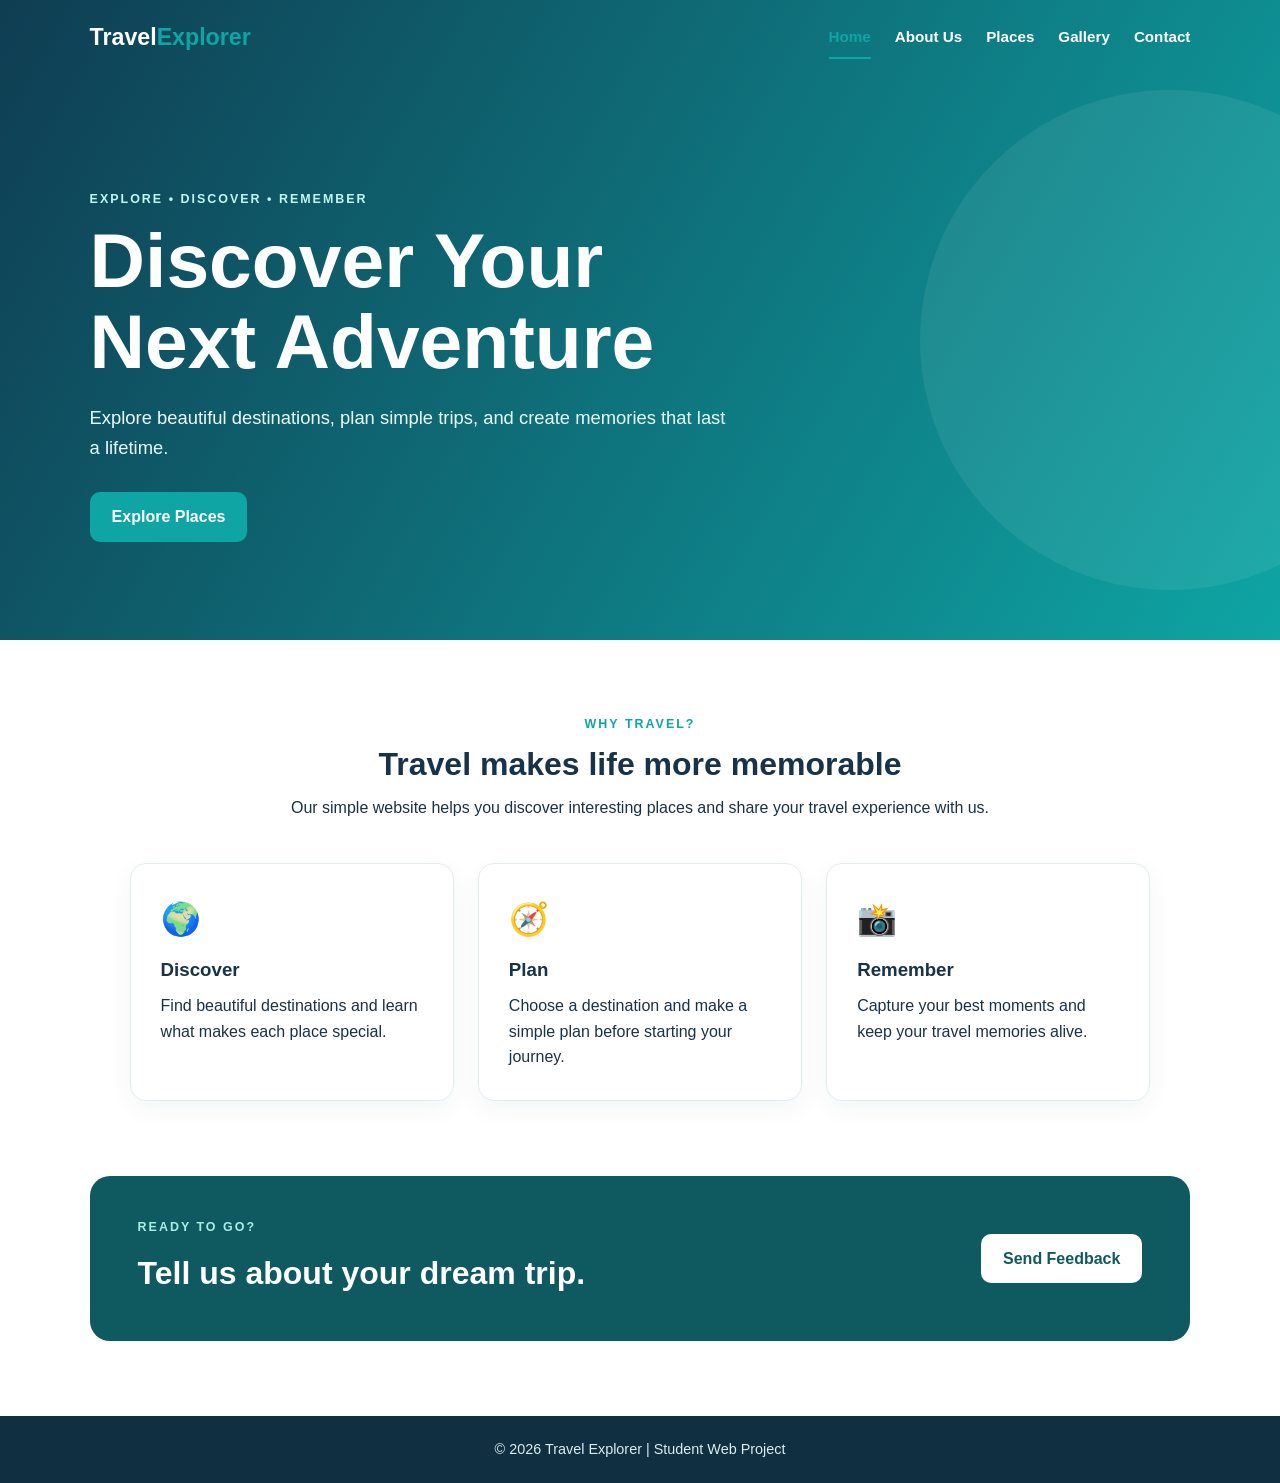
<file: index.html>
<!DOCTYPE html>
<html lang="en">
<head>
  <meta charset="UTF-8">
  <meta name="viewport" content="width=device-width, initial-scale=1.0">
  <title>Travel Explorer | Home</title>
  <link rel="stylesheet" href="style.css">
</head>
<body>
  <header class="hero">
    <nav class="navbar">
      <a class="logo" href="index.html">Travel<span>Explorer</span></a>
      <div class="nav-links">
        <a class="active" href="index.html">Home</a>
        <a href="about.html">About Us</a>
        <a href="services.html">Places</a>
        <a href="gallery.html">Gallery</a>
        <a href="contact.html">Contact</a>
      </div>
    </nav>

    <div class="hero-content">
      <p class="tagline">EXPLORE • DISCOVER • REMEMBER</p>
      <h1>Discover Your Next Adventure</h1>
      <p>Explore beautiful destinations, plan simple trips, and create memories that last a lifetime.</p>
      <a class="btn" href="services.html">Explore Places</a>
    </div>
  </header>

  <main>
    <section class="section">
      <div class="section-heading">
        <p class="eyebrow">WHY TRAVEL?</p>
        <h2>Travel makes life more memorable</h2>
        <p>Our simple website helps you discover interesting places and share your travel experience with us.</p>
      </div>
      <div class="cards three">
        <article class="card">
          <div class="icon">🌍</div>
          <h3>Discover</h3>
          <p>Find beautiful destinations and learn what makes each place special.</p>
        </article>
        <article class="card">
          <div class="icon">🧭</div>
          <h3>Plan</h3>
          <p>Choose a destination and make a simple plan before starting your journey.</p>
        </article>
        <article class="card">
          <div class="icon">📸</div>
          <h3>Remember</h3>
          <p>Capture your best moments and keep your travel memories alive.</p>
        </article>
      </div>
    </section>

    <section class="cta">
      <div>
        <p class="eyebrow">READY TO GO?</p>
        <h2>Tell us about your dream trip.</h2>
      </div>
      <a class="btn light" href="contact.html">Send Feedback</a>
    </section>
  </main>

  <footer>
    <p>© 2026 Travel Explorer | Student Web Project</p>
  </footer>
</body>
</html>
</file>
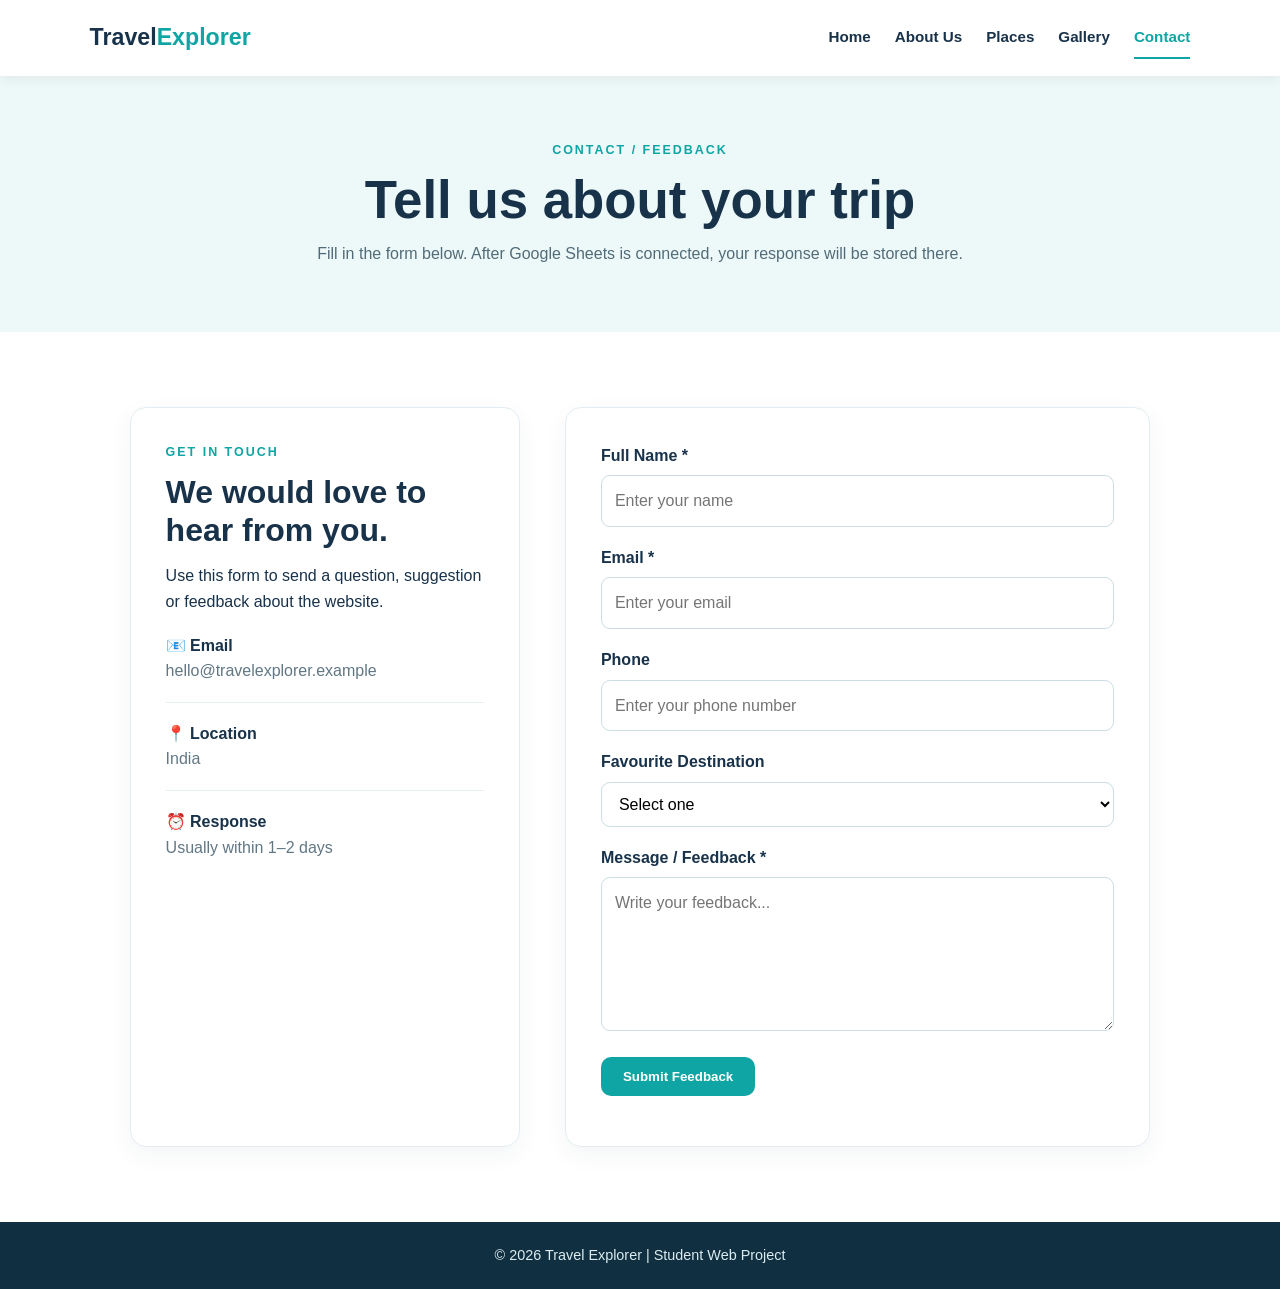
<file: contact.html>
<!DOCTYPE html>
<html lang="en">
<head>
  <meta charset="UTF-8">
  <meta name="viewport" content="width=device-width, initial-scale=1.0">
  <title>Travel Explorer | Contact</title>
  <link rel="stylesheet" href="style.css">
</head>
<body>
  <nav class="navbar solid">
    <a class="logo" href="index.html">Travel<span>Explorer</span></a>
    <div class="nav-links">
      <a href="index.html">Home</a>
      <a href="about.html">About Us</a>
      <a href="services.html">Places</a>
      <a href="gallery.html">Gallery</a>
      <a class="active" href="contact.html">Contact</a>
    </div>
  </nav>

  <main>
    <section class="page-banner">
      <p class="eyebrow">CONTACT / FEEDBACK</p>
      <h1>Tell us about your trip</h1>
      <p>Fill in the form below. After Google Sheets is connected, your response will be stored there.</p>
    </section>

    <section class="section contact-layout">
      <div class="contact-info">
        <p class="eyebrow">GET IN TOUCH</p>
        <h2>We would love to hear from you.</h2>
        <p>Use this form to send a question, suggestion or feedback about the website.</p>
        <div class="info-item"><strong>📧 Email</strong><span>hello@travelexplorer.example</span></div>
        <div class="info-item"><strong>📍 Location</strong><span>India</span></div>
        <div class="info-item"><strong>⏰ Response</strong><span>Usually within 1–2 days</span></div>
      </div>

      <form id="feedbackForm" class="form-card">
        <label for="name">Full Name *</label>
        <input id="name" name="name" type="text" placeholder="Enter your name" required>

        <label for="email">Email *</label>
        <input id="email" name="email" type="email" placeholder="Enter your email" required>

        <label for="phone">Phone</label>
        <input id="phone" name="phone" type="tel" placeholder="Enter your phone number">

        <label for="destination">Favourite Destination</label>
        <select id="destination" name="destination">
          <option value="">Select one</option>
          <option>Himalayas</option>
          <option>Goa</option>
          <option>Jaipur</option>
          <option>Other</option>
        </select>

        <label for="message">Message / Feedback *</label>
        <textarea id="message" name="message" rows="5" placeholder="Write your feedback..." required></textarea>

        <button class="btn" type="submit">Submit Feedback</button>
        <p id="formStatus" class="form-status" aria-live="polite"></p>
      </form>
    </section>
  </main>

  <footer><p>© 2026 Travel Explorer | Student Web Project</p></footer>
  <script src="script.js"></script>
</body>
</html>
</file>
<file: style.css>
*{box-sizing:border-box;margin:0;padding:0}html{scroll-behavior:smooth}body{font-family:Arial,Helvetica,sans-serif;color:#18324a;background:#fff;line-height:1.6}a{text-decoration:none;color:inherit}.navbar{height:76px;display:flex;align-items:center;justify-content:space-between;padding:0 7%;position:absolute;top:0;left:0;right:0;z-index:10;color:white}.navbar.solid{position:relative;background:#fff;color:#18324a;box-shadow:0 2px 12px #00000012}.logo{font-size:1.45rem;font-weight:800}.logo span{color:#0ea5a4}.nav-links{display:flex;gap:24px;font-size:.95rem;font-weight:600}.nav-links a{padding:8px 0;border-bottom:2px solid transparent}.nav-links a:hover,.nav-links a.active{color:#0ea5a4;border-color:#0ea5a4}.hero{min-height:640px;color:#fff;background:linear-gradient(120deg,#0f3d52,#0ea5a4);position:relative;overflow:hidden}.hero:after{content:"";position:absolute;width:500px;height:500px;border-radius:50%;background:#ffffff12;right:-140px;top:90px}.hero-content{position:relative;z-index:2;max-width:850px;padding:190px 7% 80px}.tagline,.eyebrow{font-size:.78rem;letter-spacing:2px;font-weight:800;color:#0ea5a4;margin-bottom:10px}.hero .tagline{color:#bff7ef}.hero h1{font-size:clamp(2.5rem,6vw,4.8rem);line-height:1.05;margin-bottom:22px;max-width:760px}.hero-content>p:not(.tagline){font-size:1.15rem;max-width:650px;margin-bottom:30px;color:#e8ffff}.btn{display:inline-block;border:0;border-radius:10px;padding:12px 22px;background:#0ea5a4;color:white;font-weight:700;cursor:pointer;transition:.2s}.btn:hover{transform:translateY(-2px);filter:brightness(.95)}.btn.light{background:white;color:#0f5960}.section{padding:75px 7%;max-width:1200px;margin:auto}.section-heading{text-align:center;max-width:720px;margin:0 auto 42px}.section-heading h2,.section h2{font-size:2rem;line-height:1.2;margin-bottom:12px}.cards{display:grid;gap:24px}.cards.three{grid-template-columns:repeat(3,1fr)}.card,.destination,.form-card,.contact-info{background:white;border:1px solid #e3edf1;border-radius:16px;box-shadow:0 8px 25px #173b4d0d}.card{padding:30px}.icon{font-size:2rem;margin-bottom:10px}.card h3{margin-bottom:8px}.muted{max-width:none;background:#f4fafb}.cta{margin:0 7% 75px;padding:42px 48px;border-radius:20px;background:#0f5960;color:white;display:flex;justify-content:space-between;align-items:center;gap:25px}.cta h2{font-size:2rem}.cta .eyebrow{color:#a9eee5}.page-banner{padding:65px 7%;text-align:center;background:#edf9f8}.page-banner h1{font-size:clamp(2rem,5vw,3.3rem);line-height:1.1;margin-bottom:12px}.page-banner>p:last-child{max-width:650px;margin:auto;color:#526b78}.split{display:grid;grid-template-columns:1fr 1fr;gap:55px;align-items:center}.feature-image{width:100%;border-radius:18px;display:block}.split p:not(.eyebrow){margin-bottom:16px}.destination{overflow:hidden}.destination img{display:block;width:100%;height:210px;object-fit:cover}.destination-body{padding:22px}.destination-body h3{font-size:1.35rem;margin-bottom:7px}.pill{display:inline-block;margin-top:12px;background:#e3f7f5;color:#0c706e;border-radius:30px;padding:4px 11px;font-size:.8rem;font-weight:bold}.gallery{display:grid;grid-template-columns:repeat(2,1fr);gap:24px}.gallery figure{margin:0;border-radius:16px;overflow:hidden;background:white;box-shadow:0 8px 25px #173b4d12}.gallery img{display:block;width:100%;height:300px;object-fit:cover}.gallery figcaption{padding:15px 18px;font-weight:700}.contact-layout{display:grid;grid-template-columns:.8fr 1.2fr;gap:45px}.contact-info{padding:35px}.contact-info h2{margin-bottom:14px}.info-item{display:flex;flex-direction:column;padding:18px 0;border-bottom:1px solid #e5eef1}.info-item:last-child{border:0}.info-item span{color:#617784}.form-card{padding:35px}.form-card label{display:block;font-weight:700;margin:0 0 7px}.form-card input,.form-card select,.form-card textarea{width:100%;padding:12px 13px;border:1px solid #cbdde3;border-radius:9px;margin-bottom:18px;font:inherit;background:#fff}.form-card input:focus,.form-card select:focus,.form-card textarea:focus{outline:2px solid #9ce4df;border-color:#0ea5a4}.form-status{margin-top:15px;font-weight:700}.form-status.success{color:#087c4a}.form-status.error{color:#b42318}footer{background:#102f40;color:#dcecf0;text-align:center;padding:22px 7%;font-size:.9rem}@media(max-width:800px){.navbar{height:auto;min-height:70px;align-items:flex-start;padding-top:18px;flex-direction:column;gap:10px}.nav-links{gap:12px;flex-wrap:wrap;font-size:.82rem}.hero-content{padding-top:190px}.cards.three,.split,.contact-layout{grid-template-columns:1fr}.gallery{grid-template-columns:1fr}.cta{margin-left:5%;margin-right:5%;padding:30px;flex-direction:column;align-items:flex-start}.section{padding:55px 5%}.page-banner{padding:45px 5%}.gallery img{height:240px}}
</file>
